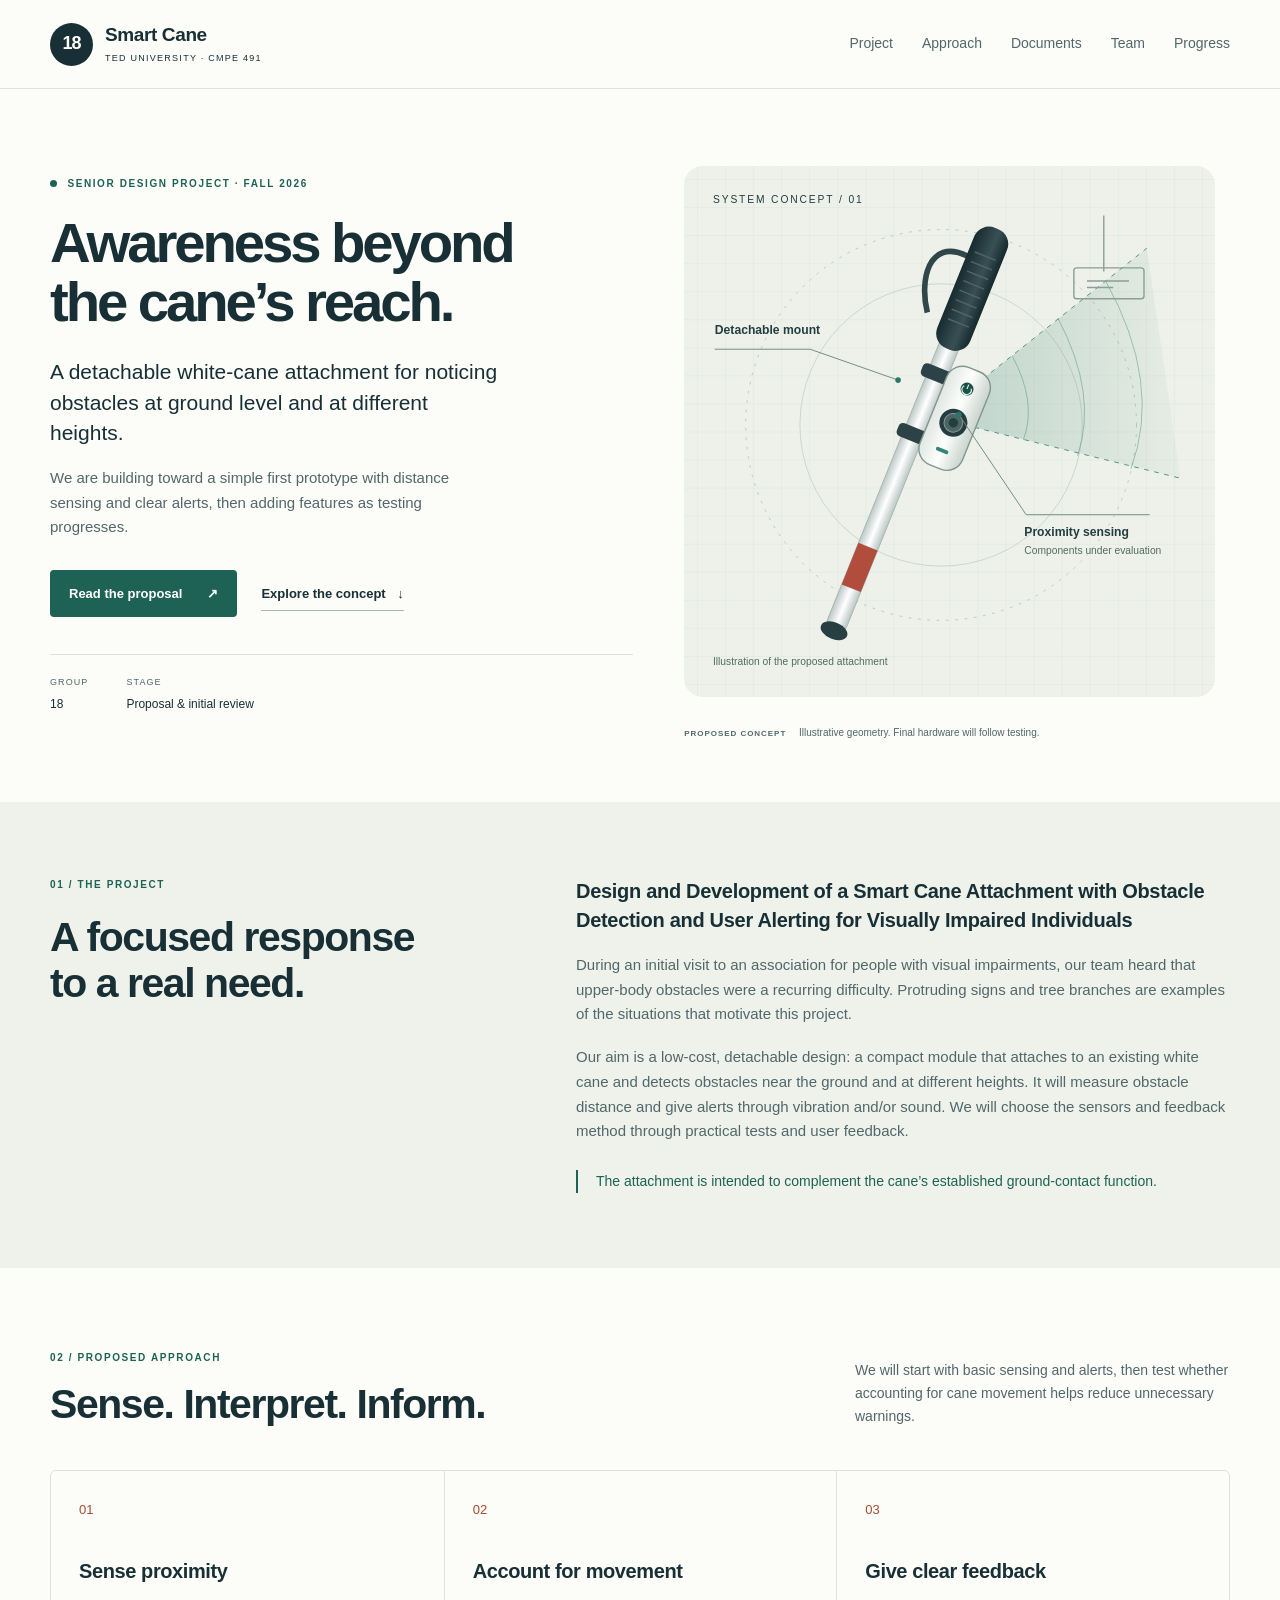
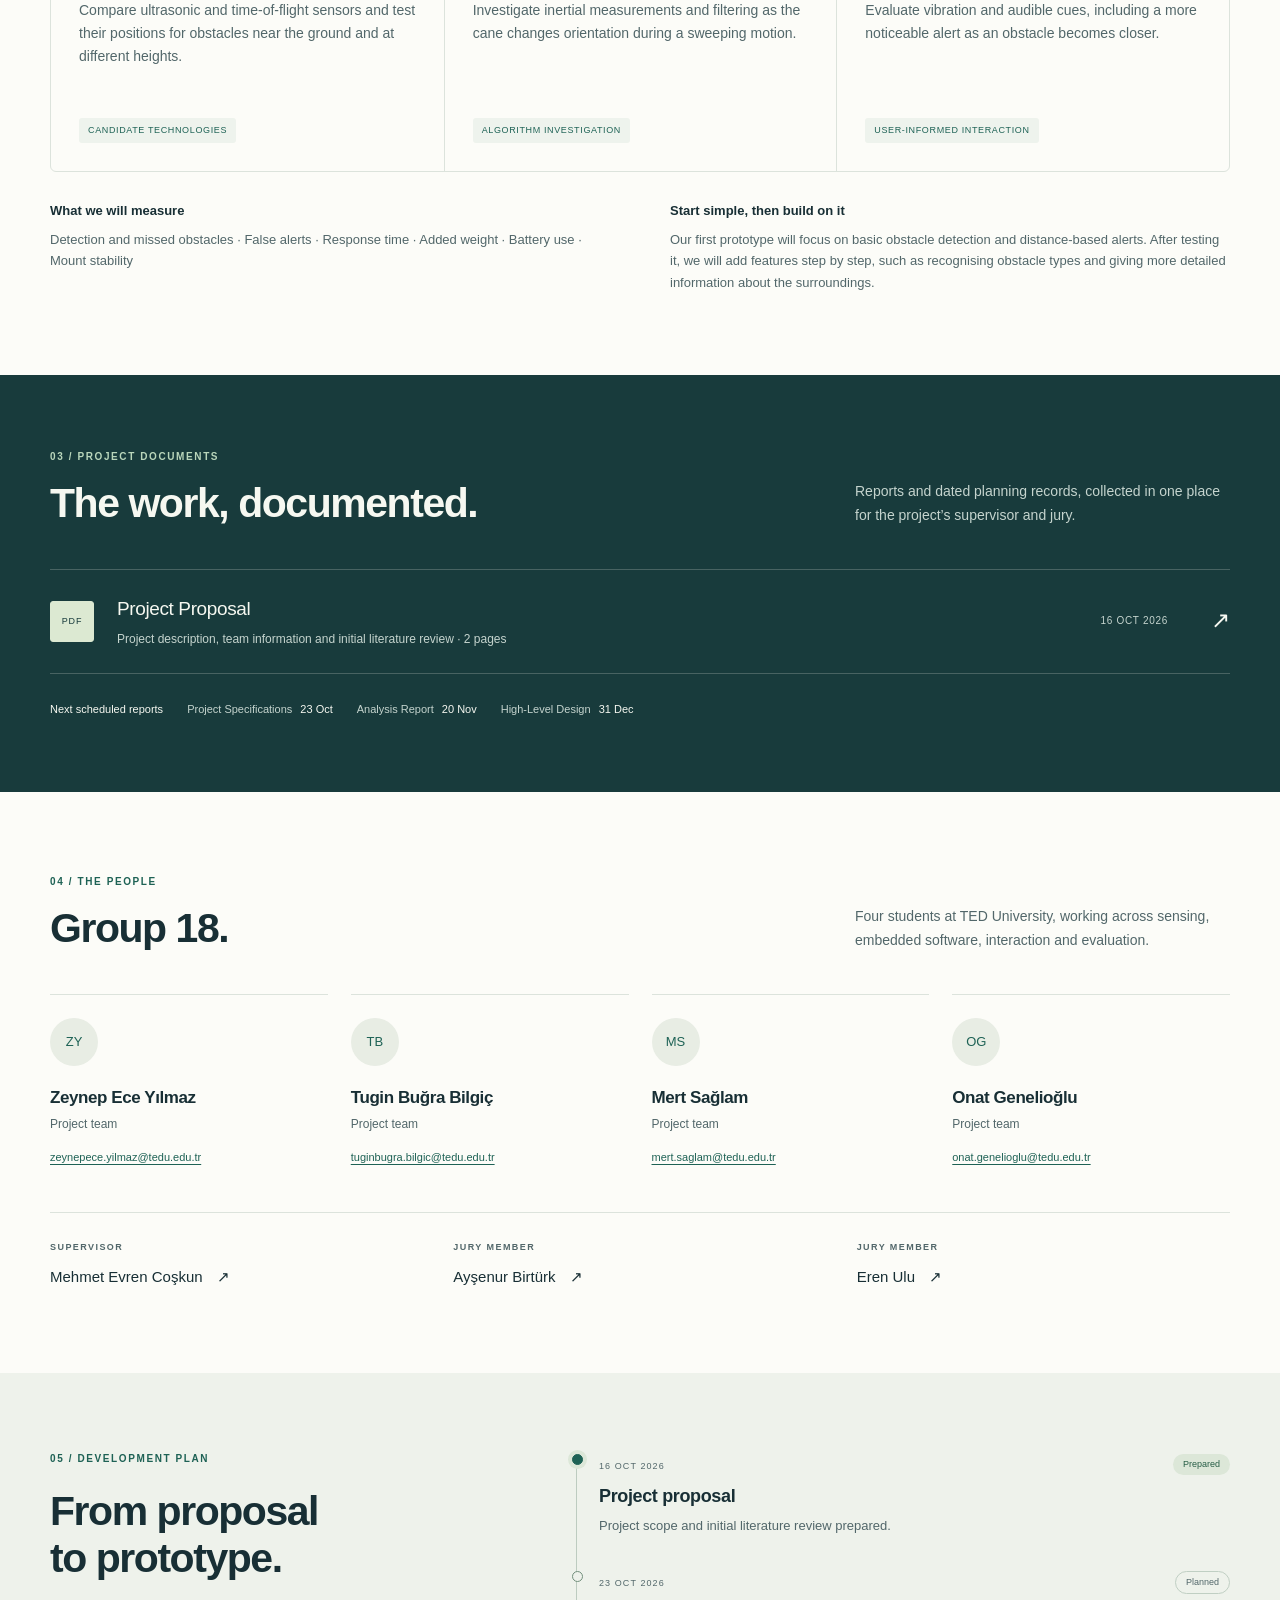
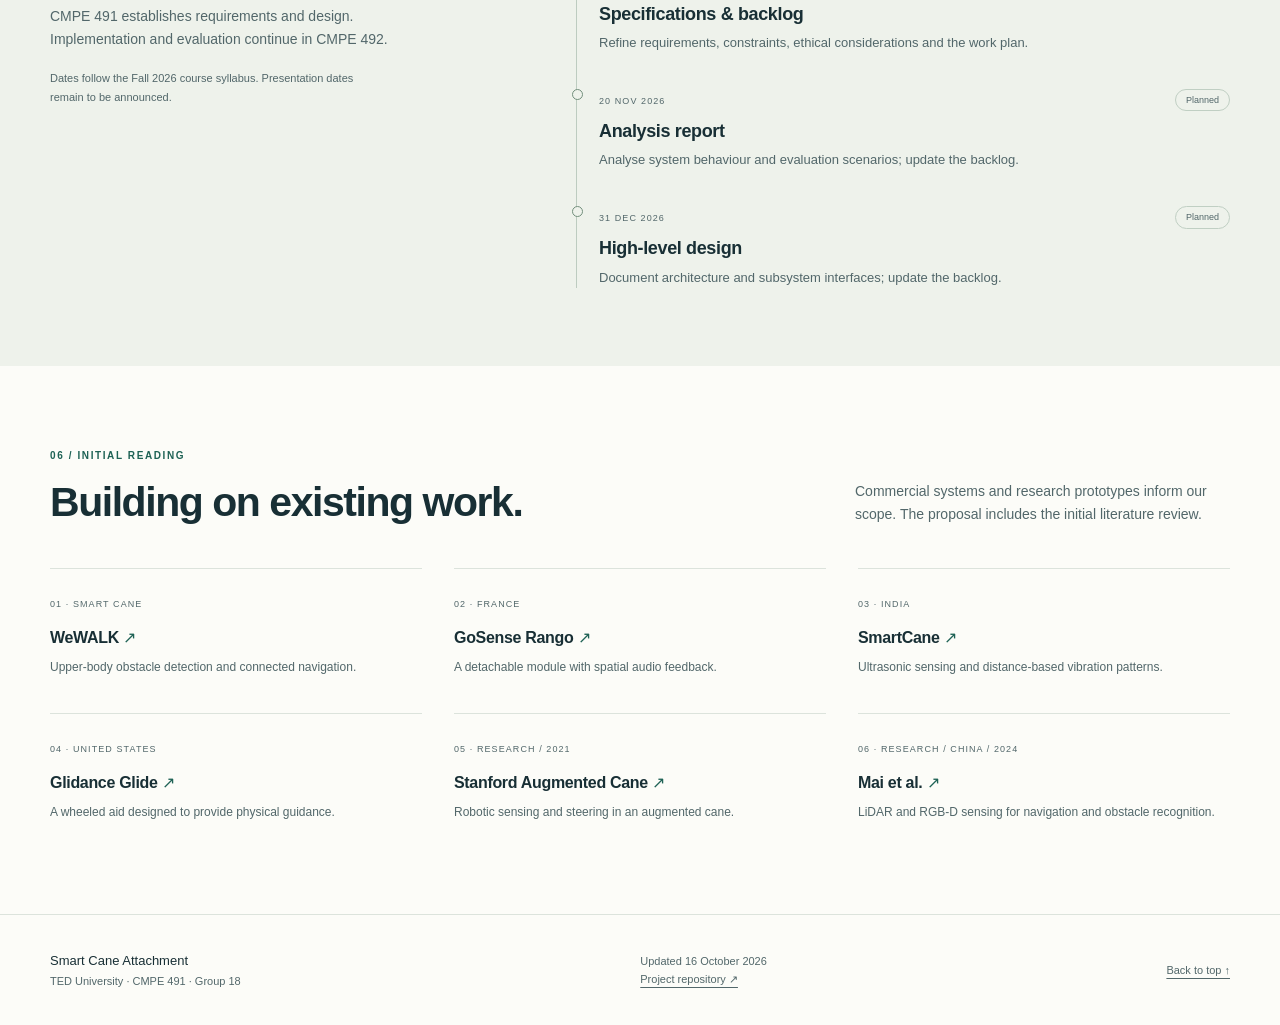
<file: docs/index.html>
<!doctype html>
<html lang="en">
<head>
 <meta charset="utf-8"><meta name="viewport" content="width=device-width,initial-scale=1">
 <title>Smart Cane Attachment | TED University · Group 18</title>
 <meta name="description" content="CMPE 491 Group 18 at TED University. A proposed detachable white-cane attachment for obstacle awareness at ground level and different heights. Project proposal, literature review, team and development milestones.">
 <meta name="theme-color" content="#183b3c">
 <link rel="icon" href="assets/favicon.svg" type="image/svg+xml">
 <link rel="stylesheet" href="styles.css">
</head>
<body>
<a class="skip" href="#main">Skip to main content</a>
<header class="header"><div class="nav-wrap">
 <a class="brand" href="#home" aria-label="Smart Cane project home"><span class="brand-mark" aria-hidden="true">18</span><span>Smart Cane<span class="brand-small">TED UNIVERSITY · CMPE 491</span></span></a>
 <button class="menu-toggle" aria-expanded="false" aria-controls="nav">Menu <span aria-hidden="true">☰</span></button>
 <nav id="nav" aria-label="Main navigation"><a href="#project">Project</a><a href="#approach">Approach</a><a href="#documents">Documents</a><a href="#team">Team</a><a href="#progress">Progress</a></nav>
</div></header>
<main id="main">
<section class="hero wrap" id="home" aria-labelledby="hero-title">
 <div class="hero-copy"><p class="eyebrow"><span class="dot"></span> SENIOR DESIGN PROJECT · FALL 2026</p>
 <h1 id="hero-title">Awareness beyond<br>the cane’s reach.</h1>
 <p class="lead">A detachable white-cane attachment for noticing obstacles at ground level and at different heights.</p>
 <p class="hero-detail">We are building toward a simple first prototype with distance sensing and clear alerts, then adding features as testing progresses.</p>
 <div class="actions"><a class="button primary" href="reports/CMPE491_Group18_ProjectProposal.pdf">Read the proposal <span aria-hidden="true">↗</span></a><a class="text-link" href="#approach">Explore the concept <span aria-hidden="true">↓</span></a></div>
 <div class="hero-meta"><span>GROUP <strong>18</strong></span><span>STAGE <strong>Proposal &amp; initial review</strong></span></div>
 </div>
 <figure class="hero-figure"><img src="assets/cane-concept.svg" width="600" height="600" alt="Concept drawing of a module clipped below a white cane’s grip, with proximity sensing directed toward a hanging obstacle."><figcaption><span>PROPOSED CONCEPT</span> Illustrative geometry. Final hardware will follow testing.</figcaption></figure>
</section>
<section class="project-section" id="project" aria-labelledby="project-title"><div class="wrap split">
 <div><p class="eyebrow">01 / THE PROJECT</p><h2 id="project-title">A focused response<br>to a real need.</h2></div>
 <div class="project-body"><p class="formal-title">Design and Development of a Smart Cane Attachment with Obstacle Detection and User Alerting for Visually Impaired Individuals</p>
 <p>During an initial visit to an association for people with visual impairments, our team heard that upper-body obstacles were a recurring difficulty. Protruding signs and tree branches are examples of the situations that motivate this project.</p>
 <p>Our aim is a low-cost, detachable design: a compact module that attaches to an existing white cane and detects obstacles near the ground and at different heights. It will measure obstacle distance and give alerts through vibration and/or sound. We will choose the sensors and feedback method through practical tests and user feedback.</p>
 <p class="note">The attachment is intended to complement the cane’s established ground-contact function.</p>
 </div>
</div></section>
<section class="wrap section" id="approach" aria-labelledby="approach-title">
 <div class="section-top"><div><p class="eyebrow">02 / PROPOSED APPROACH</p><h2 id="approach-title">Sense. Interpret. Inform.</h2></div><p class="section-summary">We will start with basic sensing and alerts, then test whether accounting for cane movement helps reduce unnecessary warnings.</p></div>
 <div class="process" role="list">
  <article role="listitem"><span class="step">01</span><h3>Sense proximity</h3><p>Compare ultrasonic and time-of-flight sensors and test their positions for obstacles near the ground and at different heights.</p><span class="tag">Candidate technologies</span></article>
  <article role="listitem"><span class="step">02</span><h3>Account for movement</h3><p>Investigate inertial measurements and filtering as the cane changes orientation during a sweeping motion.</p><span class="tag">Algorithm investigation</span></article>
  <article role="listitem"><span class="step">03</span><h3>Give clear feedback</h3><p>Evaluate vibration and audible cues, including a more noticeable alert as an obstacle becomes closer.</p><span class="tag">User-informed interaction</span></article>
 </div>
 <div class="evaluation"><div><h3>What we will measure</h3><p>Detection and missed obstacles · False alerts · Response time · Added weight · Battery use · Mount stability</p></div><div><h3>Start simple, then build on it</h3><p>Our first prototype will focus on basic obstacle detection and distance-based alerts. After testing it, we will add features step by step, such as recognising obstacle types and giving more detailed information about the surroundings.</p></div></div>
</section>
<section class="documents-section" id="documents" aria-labelledby="documents-title"><div class="wrap">
 <div class="section-top"><div><p class="eyebrow">03 / PROJECT DOCUMENTS</p><h2 id="documents-title">The work, documented.</h2></div><p class="section-summary">Reports and dated planning records, collected in one place for the project’s supervisor and jury.</p></div>
 <a class="document featured" href="reports/CMPE491_Group18_ProjectProposal.pdf"><span class="file-type">PDF</span><span class="doc-name"><strong>Project Proposal</strong><span>Project description, team information and initial literature review · 2 pages</span></span><span class="doc-date">16 OCT 2026</span><span class="doc-arrow" aria-hidden="true">↗</span></a>
 <div class="future-docs"><span>Next scheduled reports</span><p>Project Specifications <strong>23 Oct</strong></p><p>Analysis Report <strong>20 Nov</strong></p><p>High-Level Design <strong>31 Dec</strong></p></div>
</div></section>
<section class="wrap section" id="team" aria-labelledby="team-title">
 <div class="section-top"><div><p class="eyebrow">04 / THE PEOPLE</p><h2 id="team-title">Group 18.</h2></div><p class="section-summary">Four students at TED University, working across sensing, embedded software, interaction and evaluation.</p></div>
 <div class="team-grid">
  <article><span class="initials" aria-hidden="true">ZY</span><h3>Zeynep Ece Yılmaz</h3><p>Project team</p><a href="mailto:zeynepece.yilmaz@tedu.edu.tr">zeynepece.yilmaz@tedu.edu.tr</a></article>
  <article><span class="initials" aria-hidden="true">TB</span><h3>Tugin Buğra Bilgiç</h3><p>Project team</p><a href="mailto:tuginbugra.bilgic@tedu.edu.tr">tuginbugra.bilgic@tedu.edu.tr</a></article>
  <article><span class="initials" aria-hidden="true">MS</span><h3>Mert Sağlam</h3><p>Project team</p><a href="mailto:mert.saglam@tedu.edu.tr">mert.saglam@tedu.edu.tr</a></article>
  <article><span class="initials" aria-hidden="true">OG</span><h3>Onat Genelioğlu</h3><p>Project team</p><a href="mailto:onat.genelioglu@tedu.edu.tr">onat.genelioglu@tedu.edu.tr</a></article>
 </div>
 <div class="faculty"><div><p class="eyebrow">SUPERVISOR</p><a href="https://www.tedu.edu.tr/mehmet-evren-coskun">Mehmet Evren Coşkun <span aria-hidden="true">↗</span></a></div><div><p class="eyebrow">JURY MEMBER</p><a href="https://www.tedu.edu.tr/aysenur-birturk">Ayşenur Birtürk <span aria-hidden="true">↗</span></a></div><div><p class="eyebrow">JURY MEMBER</p><a href="https://www.tedu.edu.tr/eren-ulu">Eren Ulu <span aria-hidden="true">↗</span></a></div></div>
</section>
<section class="progress-section" id="progress" aria-labelledby="progress-title"><div class="wrap split">
 <div><p class="eyebrow">05 / DEVELOPMENT PLAN</p><h2 id="progress-title">From proposal<br>to prototype.</h2><p class="section-summary">CMPE 491 establishes requirements and design. Implementation and evaluation continue in CMPE 492.</p><p class="small">Dates follow the Fall 2026 course syllabus. Presentation dates remain to be announced.</p></div>
 <ol class="timeline">
  <li class="current"><time datetime="2026-10-16">16 OCT 2026</time><h3>Project proposal</h3><p>Project scope and initial literature review prepared.</p><span class="status">Prepared</span></li>
  <li><time datetime="2026-10-23">23 OCT 2026</time><h3>Specifications &amp; backlog</h3><p>Refine requirements, constraints, ethical considerations and the work plan.</p><span class="status planned">Planned</span></li>
  <li><time datetime="2026-11-20">20 NOV 2026</time><h3>Analysis report</h3><p>Analyse system behaviour and evaluation scenarios; update the backlog.</p><span class="status planned">Planned</span></li>
  <li><time datetime="2026-12-31">31 DEC 2026</time><h3>High-level design</h3><p>Document architecture and subsystem interfaces; update the backlog.</p><span class="status planned">Planned</span></li>
 </ol>
</div></section>
<section class="wrap section references" aria-labelledby="references-title">
 <div class="section-top"><div><p class="eyebrow">06 / INITIAL READING</p><h2 id="references-title">Building on existing work.</h2></div><p class="section-summary">Commercial systems and research prototypes inform our scope. The proposal includes the initial literature review.</p></div>
 <div class="reference-grid">
  <a href="https://wewalk.io/en/"><span>01 · SMART CANE</span><h3>WeWALK <span aria-hidden="true">↗</span></h3><p>Upper-body obstacle detection and connected navigation.</p></a>
  <a href="https://www.gosense.com/wp-content/uploads/2022/01/Rango-Product-Sheet.pdf"><span>02 · FRANCE</span><h3>GoSense Rango <span aria-hidden="true">↗</span></h3><p>A detachable module with spatial audio feedback.</p></a>
  <a href="https://smartcane.saksham.org/?page_id=8"><span>03 · INDIA</span><h3>SmartCane <span aria-hidden="true">↗</span></h3><p>Ultrasonic sensing and distance-based vibration patterns.</p></a>
  <a href="https://www.glidance.io/product"><span>04 · UNITED STATES</span><h3>Glidance Glide <span aria-hidden="true">↗</span></h3><p>A wheeled aid designed to provide physical guidance.</p></a>
  <a href="https://engineering.stanford.edu/news/team-researchers-build-400-self-navigating-smart-cane"><span>05 · RESEARCH / 2021</span><h3>Stanford Augmented Cane <span aria-hidden="true">↗</span></h3><p>Robotic sensing and steering in an augmented cane.</p></a>
  <a href="https://doi.org/10.3390/s24030870"><span>06 · RESEARCH / CHINA / 2024</span><h3>Mai et al. <span aria-hidden="true">↗</span></h3><p>LiDAR and RGB-D sensing for navigation and obstacle recognition.</p></a>
 </div>
</section>
</main>
<footer><div class="wrap footer-inner"><p><strong>Smart Cane Attachment</strong><br>TED University · CMPE 491 · Group 18</p><p>Updated 16 October 2026<br><a href="https://github.com/Mertsaglm/tedu-smart-cane">Project repository ↗</a></p><a href="#home">Back to top ↑</a></div></footer>
<script src="app.js"></script>
</body></html>
</file>
<file: docs/styles.css>
@charset "UTF-8";
:root{--ink:#182f35;--muted:#52676a;--paper:#fcfcf8;--green:#1e6255;--line:#dce3dc;--soft:#eef2eb;--orange:#a44b2f;--max:1180px}
*{box-sizing:border-box}html{scroll-behavior:smooth;scroll-padding-top:100px}body{margin:0;background:var(--paper);color:var(--ink);font-family:Arial,Helvetica,sans-serif;font-size:16px;line-height:1.65}a{color:inherit}button{font:inherit}a,button{-webkit-tap-highlight-color:transparent}a:focus-visible,button:focus-visible{outline:3px solid #a44b2f;outline-offset:5px}img{max-width:100%;height:auto}h1,h2,h3,p,figure{margin:0}h1,h2,h3{line-height:1.14;letter-spacing:-.035em}h2{font-size:clamp(32px,3.2vw,43px);font-weight:600}h3{font-size:20px;font-weight:600;letter-spacing:-.02em}p+p{margin-top:18px}.wrap{max-width:var(--max);margin:auto;width:calc(100% - 96px)}.skip{position:fixed;z-index:30;left:16px;top:-90px;padding:12px 20px;background:var(--ink);color:white}.skip:focus{top:12px}.header{position:sticky;top:0;z-index:10;background:rgba(252,252,248,.97);border-bottom:1px solid var(--line)}.nav-wrap{max-width:var(--max);width:calc(100% - 96px);margin:auto;display:flex;align-items:center;justify-content:space-between;height:88px}.brand{display:flex;align-items:center;gap:12px;text-decoration:none;font-size:19px;font-weight:700;line-height:1.3;letter-spacing:-.02em}.brand-mark{height:43px;width:43px;display:grid;place-items:center;background:var(--ink);color:var(--paper);border-radius:50%;font-size:18px;letter-spacing:-.06em}.brand-small{display:block;font-size:9px;letter-spacing:.14em;font-weight:500;margin-top:5px}nav{display:flex;gap:29px}nav a{text-decoration:none;font-size:14px;color:var(--muted);padding:8px 0}nav a:hover{color:var(--green);text-decoration:underline;text-underline-offset:7px}.menu-toggle{display:none}.hero{display:grid;grid-template-columns:1.04fr 1fr;gap:36px;align-items:center;padding-top:62px;padding-bottom:62px}.eyebrow{font-size:10px;letter-spacing:.16em;font-weight:700;line-height:1.5;color:var(--green);margin-bottom:22px}.dot{display:inline-block;width:7px;height:7px;background:var(--green);border-radius:50%;margin-right:6px}.hero h1{font-size:clamp(42px,4.4vw,62px);font-weight:600;letter-spacing:-.055em;line-height:1.055;margin-bottom:26px}.lead{font-size:21px;line-height:1.45;max-width:450px}.hero-detail{font-size:15px;color:var(--muted);max-width:425px;margin-top:17px}.actions{display:flex;align-items:center;gap:24px;margin-top:30px;flex-wrap:wrap}.button{display:inline-flex;gap:25px;align-items:center;justify-content:space-between;text-decoration:none;padding:13px 19px;border-radius:4px;font-size:13px;font-weight:600}.primary{background:var(--green);color:white}.primary:hover{background:#154a40}.text-link{font-size:13px;font-weight:600;text-decoration:none;border-bottom:1px solid #aab7ac;padding:6px 0}.text-link span{margin-left:8px}.hero-meta{display:flex;gap:38px;border-top:1px solid var(--line);margin-top:37px;padding-top:20px;font-size:9px;letter-spacing:.12em;color:var(--muted)}.hero-meta strong{display:block;font-size:12px;letter-spacing:0;margin-top:5px;color:var(--ink);font-weight:500}.hero-figure{align-self:center}.hero-figure img{display:block;width:100%}.hero-figure figcaption{font-size:10px;color:var(--muted);margin:13px 15px 0;line-height:1.5}.hero-figure figcaption span{font-size:8px;font-weight:700;letter-spacing:.12em;margin-right:10px}.split{display:grid;grid-template-columns:.8fr 1.2fr;gap:90px}.project-section{background:var(--soft);padding:75px 0}.project-body p{color:var(--muted);font-size:15px}.project-body .formal-title{color:var(--ink);font-size:20px;line-height:1.45;font-weight:600;letter-spacing:-.015em}.project-body .note{padding-left:18px;border-left:2px solid var(--green);font-size:14px;color:var(--green);margin-top:26px}.section{padding-top:82px;padding-bottom:82px}.section-top{display:flex;justify-content:space-between;align-items:flex-end;gap:50px;margin-bottom:42px}.section-top .eyebrow{margin-bottom:16px}.section-summary{font-size:14px;color:var(--muted);max-width:375px;line-height:1.65}.process{display:grid;grid-template-columns:repeat(3,1fr);border:1px solid var(--line);border-radius:6px;overflow:hidden}.process article{padding:28px}.process article+article{border-left:1px solid var(--line)}.step{display:block;font-size:13px;color:var(--orange);margin-bottom:40px}.process h3{margin-bottom:16px}.process p{font-size:14px;color:var(--muted);line-height:1.65;min-height:94px}.tag{display:inline-block;margin-top:25px;font-size:9px;letter-spacing:.07em;text-transform:uppercase;color:var(--green);padding:5px 9px;background:#eef3ed;border-radius:3px}.evaluation{display:grid;grid-template-columns:1fr 1fr;gap:60px;margin-top:32px}.evaluation h3{font-size:13px;letter-spacing:0;margin-bottom:10px}.evaluation p{font-size:13px;color:var(--muted)}.documents-section{background:#183b3c;color:#f6f8f1;padding:74px 0}.documents-section .eyebrow{color:#b9d6bb}.documents-section .section-summary{color:#c5d4ce}.document{display:flex;align-items:center;gap:23px;padding:23px 0;text-decoration:none;border-top:1px solid #486362}.document:last-of-type{border-bottom:1px solid #486362}.document:hover .doc-name strong{text-decoration:underline;text-underline-offset:5px}.file-type{border:1px solid #6d8780;font-size:9px;letter-spacing:.09em;padding:12px 9px;border-radius:3px;min-width:44px;text-align:center}.doc-name{flex:1}.doc-name strong{display:block;font-size:19px;letter-spacing:-.02em;font-weight:500}.doc-name>span{display:block;font-size:12px;color:#c5d4ce;margin-top:6px}.doc-date{font-size:10px;letter-spacing:.07em;color:#c5d4ce;white-space:nowrap}.doc-arrow{font-size:23px;margin-left:20px}.featured .file-type{background:#dce9d2;color:#183b3c;border-color:#dce9d2}.future-docs{display:flex;gap:24px;align-items:baseline;margin-top:26px;flex-wrap:wrap;font-size:11px;color:#c5d4ce}.future-docs>span{color:#f6f8f1}.future-docs p{margin:0}.future-docs strong{font-weight:400;color:#f6f8f1;margin-left:5px}.team-grid{display:grid;grid-template-columns:repeat(4,1fr);gap:23px}.team-grid article{padding-top:23px;border-top:1px solid var(--line);min-width:0}.initials{display:grid;place-items:center;width:48px;height:48px;border-radius:50%;background:#e8ede4;color:var(--green);font-size:13px;margin-bottom:22px}.team-grid h3{font-size:17px;letter-spacing:-.025em;margin-bottom:8px}.team-grid p{font-size:12px;color:var(--muted)}.team-grid a{display:block;font-size:11px;color:var(--green);margin-top:13px;overflow-wrap:anywhere;text-underline-offset:3px}.faculty{display:grid;grid-template-columns:repeat(3,1fr);gap:30px;border-top:1px solid var(--line);padding-top:28px;margin-top:46px}.faculty .eyebrow{font-size:9px;margin-bottom:10px;color:var(--muted)}.faculty a{font-size:15px;text-decoration:none}.faculty a:hover{text-decoration:underline}.faculty a span{margin-left:10px}.progress-section{background:var(--soft);padding:78px 0}.progress-section .section-summary{margin-top:24px}.small{font-size:11px;color:var(--muted);max-width:325px}.timeline{margin:0;list-style:none;padding:0 0 0 22px;border-left:1px solid #bdccc0}.timeline li{position:relative;padding:0 95px 32px 0}.timeline li:last-child{padding-bottom:0}.timeline li:before{position:absolute;content:"";left:-27px;top:3px;width:9px;height:9px;border:1px solid #728f7c;border-radius:50%;background:var(--soft)}.timeline li.current:before{background:var(--green);border-color:var(--green);box-shadow:0 0 0 4px #dce7d8}.timeline time{font-size:9px;letter-spacing:.12em;color:var(--muted)}.timeline h3{font-size:18px;margin-top:9px;margin-bottom:8px}.timeline p{font-size:13px;color:var(--muted)}.status{position:absolute;right:0;top:3px;border-radius:30px;background:#dce7d8;padding:3px 10px;font-size:9px;color:#265d45}.status.planned{background:transparent;border:1px solid #c0cfc3;color:#52676a}.reference-grid{display:grid;grid-template-columns:repeat(3,1fr);gap:25px 32px}.reference-grid a{text-decoration:none;border-top:1px solid var(--line);padding:20px 0 10px}.reference-grid a>span{font-size:9px;letter-spacing:.12em;color:var(--muted)}.reference-grid h3{font-size:16px;letter-spacing:-.02em;margin-top:12px;line-height:1.35}.reference-grid h3 span{font-weight:400;color:var(--green)}.reference-grid p{font-size:12px;color:var(--muted);margin-top:9px}.reference-grid a:hover h3{text-decoration:underline;text-underline-offset:5px}footer{border-top:1px solid var(--line);padding:35px 0}.footer-inner{display:flex;align-items:center;justify-content:space-between;gap:30px;font-size:11px;color:var(--muted)}.footer-inner strong{font-size:13px;font-weight:500;color:var(--ink)}.footer-inner p{margin:0}.footer-inner a{text-underline-offset:4px}.page-header{padding-top:60px;padding-bottom:40px}.page-header h1{font-size:48px;margin-bottom:18px}.table-wrap{overflow-x:auto;margin-bottom:60px}.backlog-table{width:100%;border-collapse:collapse;font-size:13px;min-width:630px}.backlog-table th,.backlog-table td{text-align:left;padding:16px;border:1px solid var(--line);vertical-align:top}.backlog-table th{background:var(--soft);font-size:10px;text-transform:uppercase;letter-spacing:.08em}.backlog-table td:first-child{color:var(--green);white-space:nowrap}.backlog-table td:last-child{white-space:nowrap}.backlog-intro{max-width:720px;color:var(--muted);font-size:15px}.backlog-note{margin:0 0 40px;font-size:13px;color:var(--muted)}
@media(min-width:1500px){.hero{padding-top:80px;padding-bottom:80px}}
@media(max-width:1050px){.wrap,.nav-wrap{width:calc(100% - 56px)}nav{gap:20px}.hero{gap:20px}.hero h1{font-size:44px}.actions{gap:17px}.lead{font-size:19px}.split{gap:45px}.process article{padding:23px}.team-grid{gap:16px}.team-grid h3{font-size:16px}.doc-arrow{margin-left:0}}
@media(max-width:760px){html{scroll-padding-top:88px}.wrap,.nav-wrap{width:calc(100% - 40px)}.nav-wrap{height:76px}.brand{font-size:17px}.brand-small{font-size:8px}.brand-mark{height:38px;width:38px}.menu-toggle{display:block;background:transparent;border:1px solid var(--line);border-radius:4px;padding:8px 12px;font-size:12px}.menu-toggle span{margin-left:7px}nav{display:none;position:absolute;top:76px;left:0;width:100%;padding:15px 20px 22px;background:var(--paper);border-bottom:1px solid var(--line);flex-wrap:wrap;gap:12px 25px}nav.open{display:flex}.hero{grid-template-columns:1fr;padding-top:40px;padding-bottom:38px;gap:30px}.hero h1{font-size:clamp(40px,8.5vw,60px)}.hero-figure{max-width:520px;width:100%;justify-self:center}.hero-meta{margin-top:28px}.hero .eyebrow{font-size:9px}.hero-detail{max-width:500px}.split{grid-template-columns:1fr;gap:30px}.project-section,.progress-section,.documents-section{padding:52px 0}.section{padding:55px 0}.section-top{display:block;margin-bottom:28px}.section-top .section-summary{margin-top:20px;max-width:540px}.process{grid-template-columns:1fr}.process article{padding:25px}.process article+article{border-left:0;border-top:1px solid var(--line)}.step{margin-bottom:17px}.process p{min-height:0}.tag{margin-top:16px}.evaluation{grid-template-columns:1fr;gap:23px}.document{gap:15px;padding:24px 0;flex-wrap:wrap}.doc-name strong{font-size:17px}.doc-name>span{font-size:11px}.doc-date{display:none}.doc-arrow{font-size:21px}.future-docs{gap:12px 20px}.future-docs>span{width:100%}.team-grid{grid-template-columns:1fr 1fr;gap:28px 22px}.team-grid h3{font-size:16px}.faculty{grid-template-columns:1fr;gap:23px;margin-top:32px}.faculty .eyebrow{margin-bottom:6px}.reference-grid{grid-template-columns:1fr 1fr;gap:17px 25px}.footer-inner{flex-wrap:wrap;align-items:flex-start;gap:20px}.footer-inner p:first-child{width:100%}.page-header h1{font-size:36px}.page-header{padding-top:42px}}
@media(max-width:380px){.team-grid,.reference-grid{grid-template-columns:1fr}.timeline li{padding-right:0}.status{position:static;display:inline-block;margin-top:10px}.hero-meta{gap:20px}}
@media(prefers-reduced-motion:reduce){html{scroll-behavior:auto}}
@media print{.header,.actions,.menu-toggle,.skip,footer{display:none}.wrap{width:100%}.hero,.split,.section-top{display:block}.hero-figure{max-width:350px}.hero,.section,.project-section,.progress-section,.documents-section{padding:20px 0;background:white;color:black}.documents-section .eyebrow,.documents-section .section-summary,.doc-name>span,.doc-date{color:#333}a{color:black}.process,.team-grid,.reference-grid{break-inside:avoid}.hero h1{font-size:36px}}
</file>
